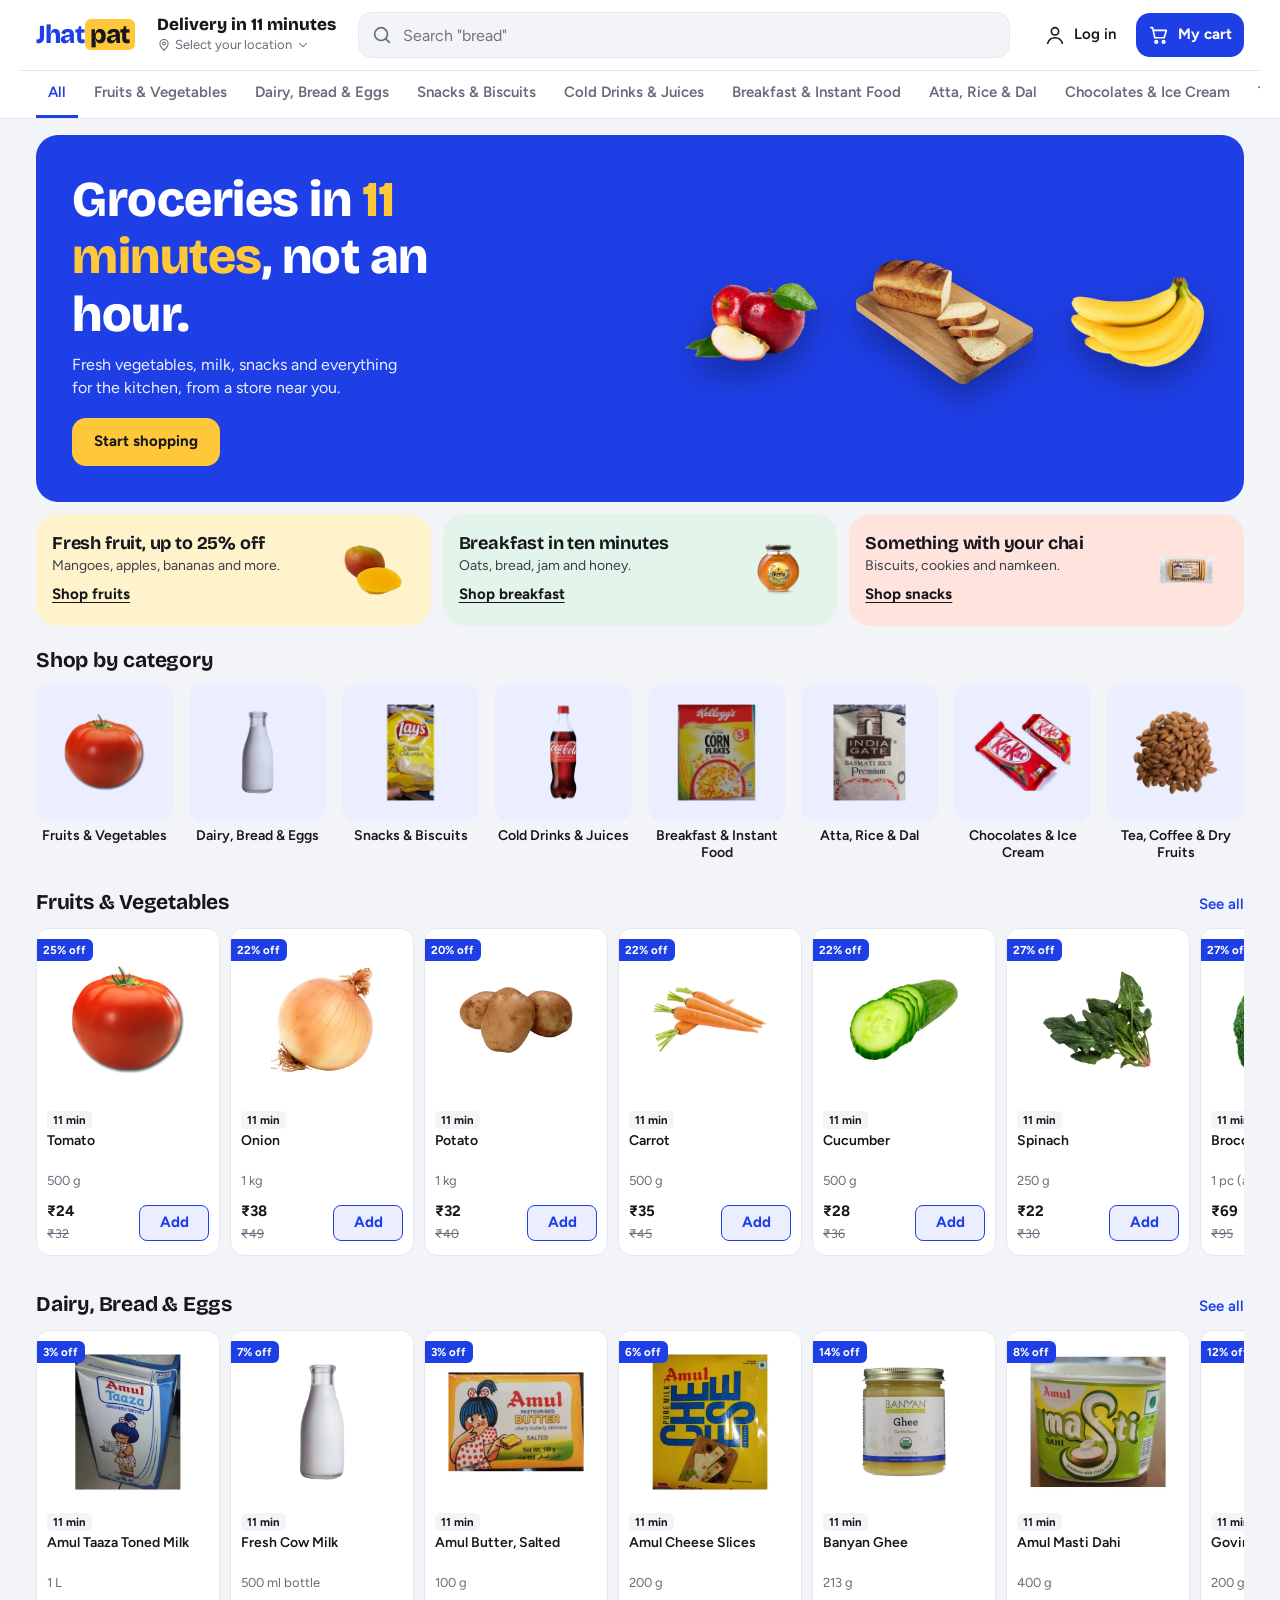
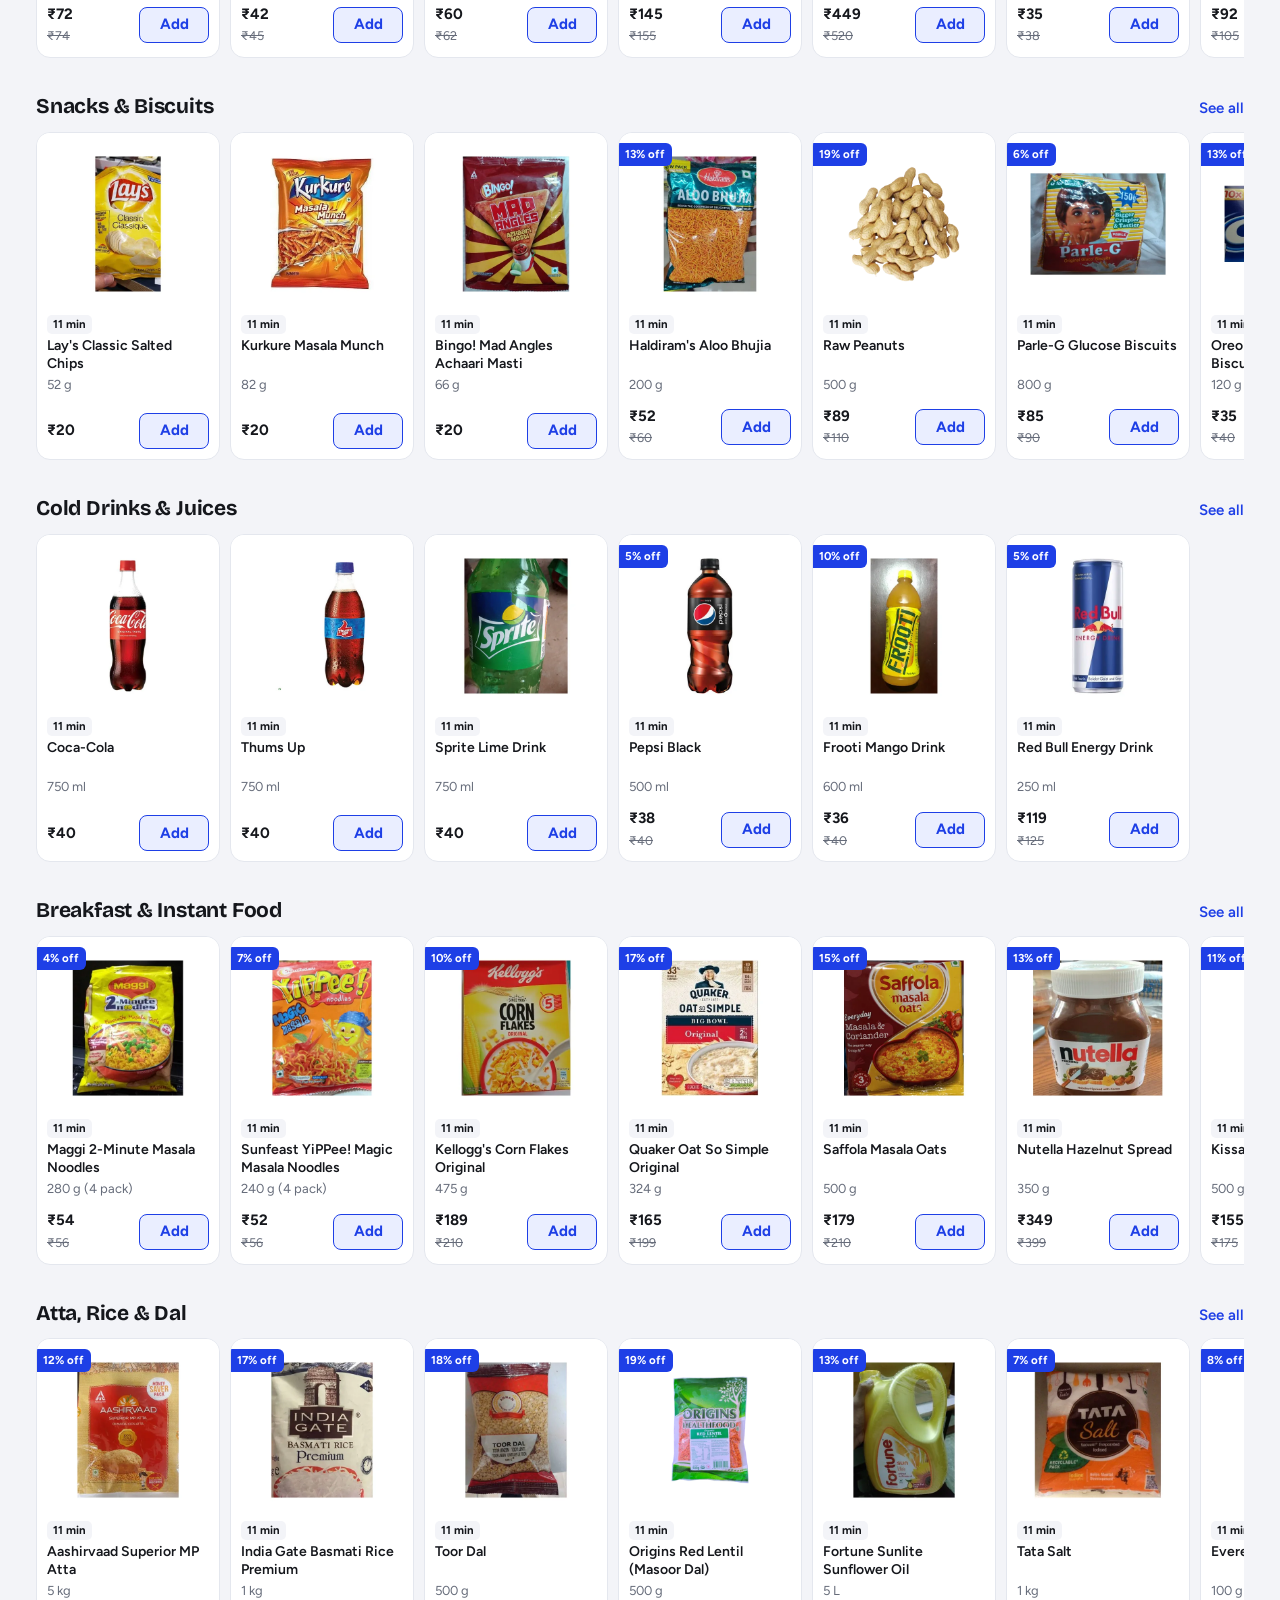
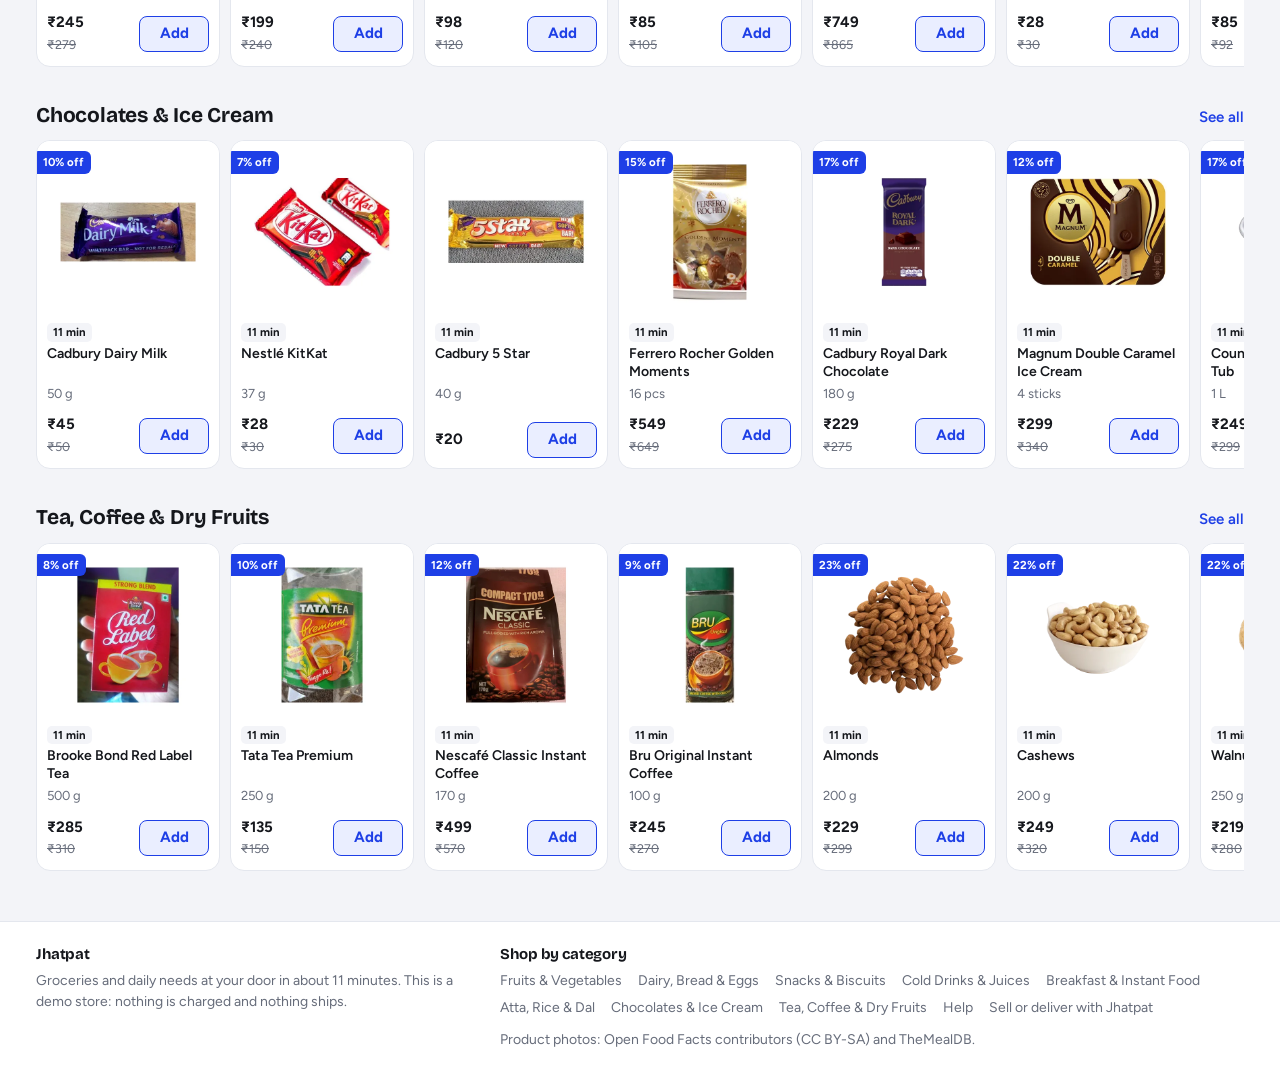
<file: index.html>
<!doctype html>
<html lang="en">
<head>
<meta charset="utf-8">
<meta name="viewport" content="width=device-width, initial-scale=1, viewport-fit=cover">
<meta name="theme-color" content="#1E3FE6">
<title>Jhatpat — groceries in minutes</title>
<meta name="description" content="Demo quick-commerce storefront: browse, add to cart, check out and track an order.">
<link rel="icon" href="data:image/svg+xml,%3Csvg xmlns=%27http://www.w3.org/2000/svg%27 viewBox=%270 0 32 32%27%3E%3Crect width=%2732%27 height=%2732%27 rx=%278%27 fill=%27%231E3FE6%27/%3E%3Ctext x=%2716%27 y=%2723%27 text-anchor=%27middle%27 font-family=%27sans-serif%27 font-weight=%27800%27 font-size=%2720%27 fill=%27%23FFC83A%27%3EJ%3C/text%3E%3C/svg%3E">
<link rel="preconnect" href="https://fonts.googleapis.com">
<link rel="preconnect" href="https://fonts.gstatic.com" crossorigin>
<link href="https://fonts.googleapis.com/css2?family=Bricolage+Grotesque:opsz,wght@12..96,600;12..96,800&family=Figtree:wght@400;500;600;700&display=swap" rel="stylesheet">
<link rel="stylesheet" href="styles.css">
</head>
<body>
<a class="skip" href="#app">Skip to content</a>
<header id="header"></header>
<main id="app" tabindex="-1"></main>
<footer id="footer"></footer>
<div id="cartbar"></div>
<nav id="bottomnav" aria-label="Main"></nav>
<div id="overlay" hidden></div>
<div id="toast" role="status" aria-live="polite"></div>
<script src="data.js"></script>
<script src="shared.js"></script>
<script src="app.js"></script>
</body>
</html>
</file>
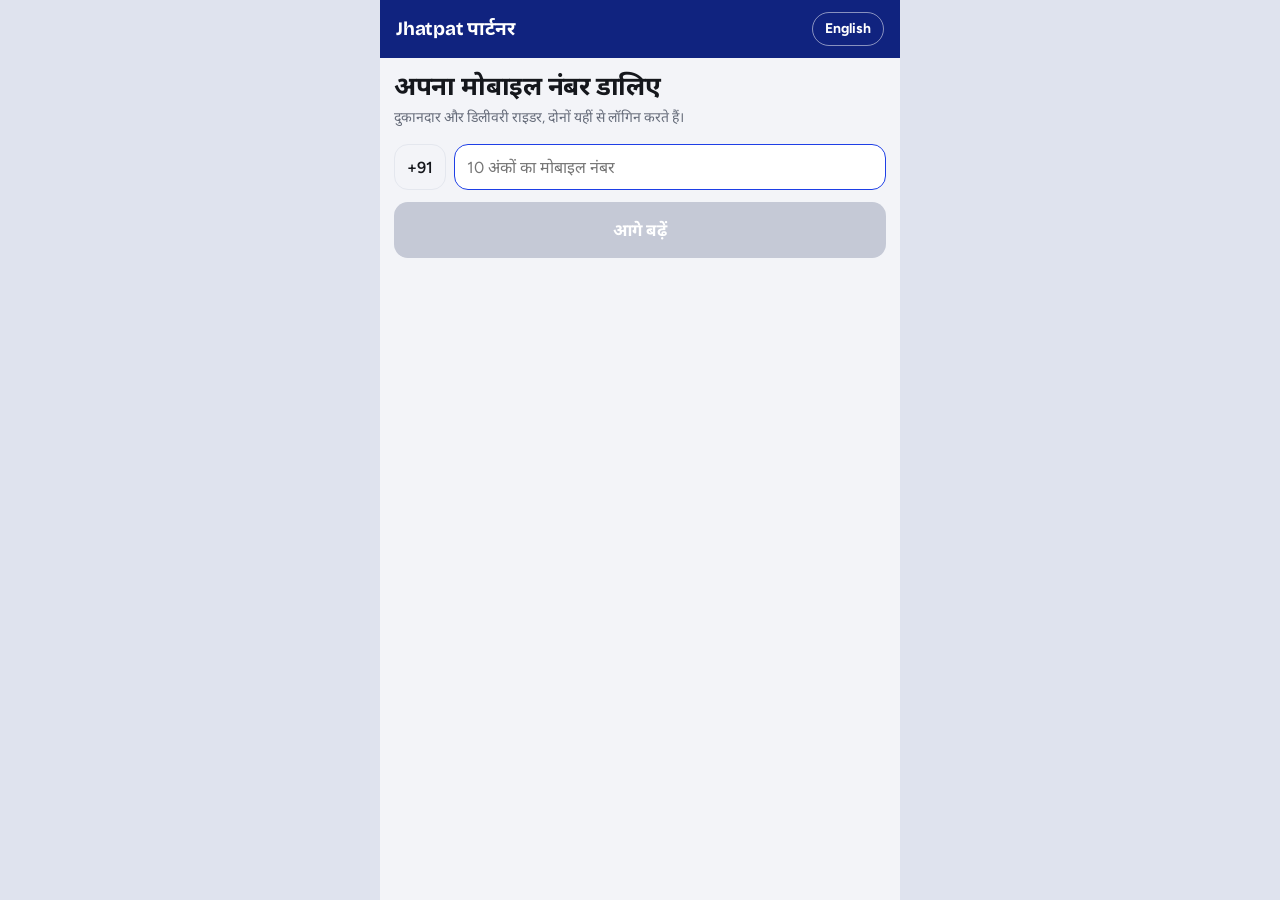
<file: partner/index.html>
<!doctype html>
<html lang="hi">
<head>
<meta charset="utf-8">
<meta name="viewport" content="width=device-width, initial-scale=1, viewport-fit=cover">
<meta name="theme-color" content="#10237F">
<title>Jhatpat Partner</title>
<meta name="description" content="Partner app for shop owners and delivery riders.">
<link rel="icon" href="data:image/svg+xml,%3Csvg xmlns=%27http://www.w3.org/2000/svg%27 viewBox=%270 0 32 32%27%3E%3Crect width=%2732%27 height=%2732%27 rx=%278%27 fill=%27%2310237F%27/%3E%3Ctext x=%2716%27 y=%2723%27 text-anchor=%27middle%27 font-family=%27sans-serif%27 font-weight=%27800%27 font-size=%2720%27 fill=%27%23FFC83A%27%3EP%3C/text%3E%3C/svg%3E">
<link rel="preconnect" href="https://fonts.googleapis.com">
<link rel="preconnect" href="https://fonts.gstatic.com" crossorigin>
<link href="https://fonts.googleapis.com/css2?family=Bricolage+Grotesque:opsz,wght@12..96,600;12..96,800&family=Figtree:wght@400;500;600;700&family=Noto+Sans+Devanagari:wght@400;600;700&display=swap" rel="stylesheet">
<link rel="stylesheet" href="../styles.css">
<link rel="stylesheet" href="partner.css">
</head>
<body>
<header id="top"></header>
<main id="app" tabindex="-1"></main>
<nav id="bottomnav" aria-label="Main"></nav>
<div id="overlay" hidden></div>
<div id="toast" role="status" aria-live="polite"></div>
<script src="../data.js"></script>
<script src="../shared.js"></script>
<script src="partner.js"></script>
</body>
</html>
</file>
<file: styles.css>
:root {
  --blue: #1E3FE6;
  --blue-deep: #10237F;
  --blue-soft: #EAEEFF;
  --haldi: #FFC83A;
  --ink: #15171C;
  --muted: #666C7A;
  --line: #E4E7EE;
  --bg: #F3F4F8;
  --card: #fff;
  --green: #0B7F46;
  --green-soft: #E3F5EA;
  --red: #C62828;
  --r-s: 8px;
  --r-m: 14px;
  --r-l: 22px;
  --wrap: 1240px;
  --display: "Bricolage Grotesque", "Figtree", system-ui, sans-serif;
  --body: "Figtree", system-ui, -apple-system, "Segoe UI", sans-serif;
  --nav-h: 60px;
}

* { box-sizing: border-box; }
html { -webkit-text-size-adjust: 100%; }
body {
  margin: 0;
  background: var(--bg);
  color: var(--ink);
  font: 400 15px/1.45 var(--body);
  padding-bottom: calc(var(--nav-h) + env(safe-area-inset-bottom));
}
body.locked { overflow: hidden; }
img { max-width: 100%; display: block; }
a { color: inherit; text-decoration: none; }
button, input, select { font: inherit; color: inherit; }
button { cursor: pointer; border: 0; background: none; padding: 0; }
h1, h2, h3, p { margin: 0; }
h1, h2, h3 { font-family: var(--display); letter-spacing: -0.01em; line-height: 1.15; }
:focus-visible { outline: 3px solid var(--haldi); outline-offset: 2px; border-radius: 4px; }
[hidden] { display: none !important; }
.wrap { max-width: var(--wrap); margin: 0 auto; padding: 0 16px; }
.skip { position: absolute; left: -999px; top: 0; background: var(--ink); color: #fff; padding: 8px 12px; z-index: 99; }
.skip:focus { left: 8px; top: 8px; }
.ico { width: 22px; height: 22px; flex: none; }

/* ---------- Header ---------- */
#header { position: sticky; top: 0; z-index: 30; background: var(--card); border-bottom: 1px solid var(--line); }
.head { display: grid; grid-template-columns: 1fr auto; grid-template-areas: "loc acts" "search search"; gap: 10px 12px; align-items: center; padding-top: 10px; padding-bottom: 10px; }
.logo { display: none; font: 800 26px/1 var(--display); color: var(--blue); letter-spacing: -0.03em; }
.logo i { font-style: normal; color: var(--ink); background: var(--haldi); border-radius: 6px; padding: 0 5px; margin-left: 1px; }
.loc { grid-area: loc; text-align: left; min-width: 0; }
.loc b { display: block; font: 800 17px/1.2 var(--display); }
.loc span { display: flex; align-items: center; gap: 4px; color: var(--muted); font-size: 13px; }
.loc span em { font-style: normal; overflow: hidden; text-overflow: ellipsis; white-space: nowrap; }
.loc .ico { width: 14px; height: 14px; }
.acts { grid-area: acts; display: flex; gap: 8px; align-items: center; }
.hbtn { display: flex; align-items: center; gap: 8px; min-height: 44px; padding: 0 12px; border-radius: var(--r-m); font-weight: 600; }
.hbtn:hover { background: var(--bg); }
.hbtn.cart { display: none; background: var(--blue); color: #fff; }
.hbtn.cart:hover { background: var(--blue-deep); }
.hbtn.cart small { display: block; font-size: 12px; font-weight: 500; opacity: .9; line-height: 1.1; }
.hbtn.cart b { display: block; line-height: 1.15; }
.hbtn .lbl { display: none; }
.search { grid-area: search; position: relative; }
.search form { display: flex; align-items: center; gap: 8px; background: var(--bg); border: 1px solid var(--line); border-radius: var(--r-m); padding: 0 12px; height: 46px; }
.search form:focus-within { border-color: var(--blue); background: #fff; }
.search input { flex: 1; min-width: 0; border: 0; background: none; outline: 0; height: 100%; font-size: 16px; }
.search .ico { color: var(--muted); }
.search .clear { color: var(--muted); padding: 6px; font-size: 18px; line-height: 1; }
.sugg { position: absolute; left: 0; right: 0; top: calc(100% + 6px); background: #fff; border: 1px solid var(--line); border-radius: var(--r-m); box-shadow: 0 14px 34px rgba(16, 35, 127, .16); overflow: hidden; z-index: 5; }
.sugg a { display: flex; gap: 12px; align-items: center; padding: 8px 12px; }
.sugg a:hover, .sugg a:focus { background: var(--blue-soft); }
.sugg img { width: 40px; height: 40px; object-fit: contain; }
.sugg small { color: var(--muted); display: block; }
.sugg .all { color: var(--blue); font-weight: 600; border-top: 1px solid var(--line); }

.tabs { display: flex; gap: 4px; overflow-x: auto; scrollbar-width: none; border-top: 1px solid var(--line); }
.tabs::-webkit-scrollbar { display: none; }
.tabs a { flex: none; padding: 11px 12px; font-weight: 600; color: var(--muted); border-bottom: 3px solid transparent; white-space: nowrap; }
.tabs a:hover { color: var(--ink); }
.tabs a.on { color: var(--blue); border-color: var(--blue); }

/* ---------- Sections ---------- */
#app { outline: 0; min-height: 60vh; }
.sec { padding: 22px 0 6px; }
.sec-head { display: flex; align-items: baseline; justify-content: space-between; gap: 12px; margin-bottom: 12px; }
.sec-head h2 { font-size: 21px; }
.sec-head a { color: var(--blue); font-weight: 600; white-space: nowrap; }
.sec-head a:hover { text-decoration: underline; }
.page-title { font-size: 24px; padding: 20px 0 4px; }
.sub { color: var(--muted); }

/* ---------- Hero ---------- */
.hero { margin-top: 16px; background: var(--blue); color: #fff; border-radius: var(--r-l); display: grid; overflow: hidden; position: relative; }
.hero-copy { padding: 26px 22px 22px; position: relative; z-index: 1; }
.hero h1 { font-size: clamp(30px, 5.2vw, 50px); font-weight: 800; max-width: 15ch; }
.hero h1 span { color: var(--haldi); }
.hero p { margin: 10px 0 18px; max-width: 34ch; opacity: .92; font-size: 16px; }
.hero-pics { display: flex; align-items: flex-end; justify-content: center; gap: 0; padding: 0 16px 0; }
.hero-pics img { width: 34%; max-width: 250px; aspect-ratio: 1; object-fit: contain; filter: drop-shadow(0 14px 16px rgba(0, 0, 0, .3)); margin: 0 -2%; }
.hero-pics img:nth-child(2) { width: 44%; max-width: 320px; z-index: 1; }
.btn { display: inline-flex; align-items: center; justify-content: center; gap: 8px; min-height: 48px; padding: 0 22px; border-radius: var(--r-m); font-weight: 700; background: var(--blue); color: #fff; }
.btn:hover { background: var(--blue-deep); }
.btn:disabled { background: #C5C9D6; cursor: not-allowed; }
.btn.haldi { background: var(--haldi); color: var(--ink); }
.btn.haldi:hover { background: #FFD660; }
.btn.ghost { background: #fff; color: var(--blue); border: 1.5px solid var(--blue); }
.btn.ghost:hover { background: var(--blue-soft); }
.btn.block { width: 100%; }
.btn.sm { min-height: 40px; padding: 0 14px; font-size: 14px; }

.offers { display: grid; grid-template-columns: repeat(auto-fit, minmax(230px, 1fr)); gap: 12px; margin-top: 12px; }
.offer { display: flex; align-items: center; gap: 12px; border-radius: var(--r-l); padding: 14px 16px; min-height: 108px; background: #FFF3CC; }
.offer:nth-child(2) { background: var(--green-soft); }
.offer:nth-child(3) { background: #FFE4DE; }
.offer:hover { box-shadow: inset 0 0 0 2px var(--ink); }
.offer h3 { font-size: 18px; }
.offer p { color: #3B3F4A; font-size: 14px; margin-top: 2px; }
.offer u { display: inline-block; margin-top: 8px; font-weight: 700; text-underline-offset: 3px; }
.offer img { width: 84px; height: 84px; object-fit: contain; margin-left: auto; flex: none; }

/* ---------- Category tiles ---------- */
.tiles { display: grid; grid-template-columns: repeat(4, 1fr); gap: 10px 8px; }
.tile { text-align: center; font-weight: 600; font-size: 13px; line-height: 1.25; }
.tile div { background: var(--blue-soft); border-radius: var(--r-m); aspect-ratio: 1; display: grid; place-items: center; margin-bottom: 6px; transition: transform .15s; }
.tile img { width: 84%; height: 84%; object-fit: contain; mix-blend-mode: multiply; }
.tile:hover div { transform: translateY(-3px); }

/* ---------- Product cards ---------- */
.grid { display: grid; grid-template-columns: repeat(2, 1fr); gap: 10px; }
.rail { display: grid; grid-auto-flow: column; grid-auto-columns: 152px; gap: 10px; overflow-x: auto; padding-bottom: 8px; scroll-snap-type: x proximity; scrollbar-width: thin; }
.rail > * { scroll-snap-align: start; }
.card { background: var(--card); border: 1px solid var(--line); border-radius: var(--r-m); display: flex; flex-direction: column; overflow: hidden; }
.card-img { position: relative; display: block; padding: 10px; background: #fff; }
.card-img img { width: 100%; aspect-ratio: 1; object-fit: contain; }
.off { position: absolute; left: 0; top: 10px; background: var(--blue); color: #fff; font-size: 11.5px; font-weight: 700; padding: 3px 7px 3px 6px; border-radius: 0 6px 6px 0; }
.card-body { padding: 0 10px 10px; display: flex; flex-direction: column; gap: 3px; flex: 1; }
.eta { align-self: flex-start; background: var(--bg); border-radius: 5px; padding: 1px 6px; font-size: 11.5px; font-weight: 700; }
.card-name { font-weight: 600; font-size: 14px; line-height: 1.3; display: -webkit-box; -webkit-line-clamp: 2; -webkit-box-orient: vertical; overflow: hidden; min-height: 2.6em; }
.card-name:hover { color: var(--blue); }
.unit { color: var(--muted); font-size: 13px; }
.card-foot { display: flex; align-items: center; justify-content: space-between; gap: 6px; margin-top: auto; padding-top: 8px; }
.price b { display: block; font-size: 15px; }
.price s { color: var(--muted); font-size: 12.5px; }
.add, .step { height: 36px; min-width: 70px; border-radius: var(--r-s); font-weight: 700; }
.add { border: 1.5px solid var(--blue); color: var(--blue); background: var(--blue-soft); padding: 0 14px; }
.add:hover { background: var(--blue); color: #fff; }
.step { display: inline-grid; grid-template-columns: 1fr auto 1fr; align-items: center; background: var(--blue); color: #fff; overflow: hidden; }
.step button { height: 100%; min-width: 26px; color: #fff; font-size: 18px; line-height: 1; }
.step button:hover { background: var(--blue-deep); }
.step span { min-width: 18px; text-align: center; font-size: 14px; }

/* ---------- Category page ---------- */
.cat { display: grid; grid-template-columns: 76px 1fr; gap: 0; align-items: start; background: var(--card); border-radius: var(--r-m); margin-top: 12px; border: 1px solid var(--line); }
.cat-rail { border-right: 1px solid var(--line); position: sticky; top: calc(var(--head-h, 170px) + 8px); max-height: calc(100vh - var(--head-h, 170px) - 90px); border-radius: var(--r-m) 0 0 var(--r-m); overflow-y: auto; scrollbar-width: none; }
.cat-rail a { display: flex; flex-direction: column; align-items: center; gap: 4px; padding: 10px 4px; text-align: center; font-size: 11.5px; line-height: 1.2; color: var(--muted); border-right: 4px solid transparent; }
.cat-rail a img { width: 46px; height: 46px; object-fit: contain; background: #fff; border-radius: 10px; padding: 4px; }
.cat-rail a.on { color: var(--ink); font-weight: 700; border-color: var(--blue); background: var(--blue-soft); }
.cat-main { padding: 12px 10px 16px; min-width: 0; }
.cat-bar { display: flex; align-items: center; justify-content: space-between; gap: 10px; margin-bottom: 10px; flex-wrap: wrap; }
.cat-bar h1 { font-size: 19px; }
.cat-bar select { height: 38px; border: 1px solid var(--line); border-radius: var(--r-s); padding: 0 8px; background: #fff; }
.crumbs { color: var(--muted); font-size: 13px; padding-top: 14px; }
.crumbs a:hover { color: var(--blue); text-decoration: underline; }

/* ---------- Product page ---------- */
.pdp { display: grid; gap: 16px; margin-top: 12px; }
.pdp-img { background: #fff; border: 1px solid var(--line); border-radius: var(--r-l); padding: 24px; display: grid; place-items: center; }
.pdp-img img { width: 100%; max-width: 420px; aspect-ratio: 1; object-fit: contain; }
.pdp-info { background: #fff; border: 1px solid var(--line); border-radius: var(--r-l); padding: 18px; }
.pdp-info h1 { font-size: 24px; margin: 6px 0 4px; }
.rating { display: inline-block; background: var(--green-soft); color: var(--green); font-weight: 700; font-size: 13px; padding: 2px 8px; border-radius: 6px; }
.pdp-price { display: flex; align-items: baseline; gap: 10px; flex-wrap: wrap; margin: 14px 0 4px; }
.pdp-price b { font: 800 30px/1 var(--display); }
.pdp-price s { color: var(--muted); }
.pdp-price em { font-style: normal; color: var(--green); font-weight: 700; }
.pdp-cta { margin-top: 16px; max-width: 320px; }
.pdp-cta .add, .pdp-cta .step { width: 100%; height: 50px; font-size: 16px; }
.pdp-cta .add { background: var(--blue); color: #fff; }
.pdp-cta .add:hover { background: var(--blue-deep); }
.perks { display: grid; grid-template-columns: 1fr 1fr; gap: 10px; margin-top: 18px; }
.perks div { background: var(--bg); border-radius: var(--r-m); padding: 12px; font-weight: 600; font-size: 14px; }
.perks small { display: block; font-weight: 400; color: var(--muted); }
.facts { width: 100%; border-collapse: collapse; margin-top: 10px; font-size: 14px; }
.facts th, .facts td { text-align: left; padding: 9px 0; border-top: 1px solid var(--line); vertical-align: top; }
.facts th { color: var(--muted); font-weight: 500; width: 38%; }
.pdp-info h2 { font-size: 18px; margin-top: 22px; }

/* ---------- Panels / checkout / orders ---------- */
.panel { background: #fff; border: 1px solid var(--line); border-radius: var(--r-l); padding: 16px; }
.panel + .panel { margin-top: 12px; }
.panel h2 { font-size: 18px; margin-bottom: 10px; }
.two { display: grid; gap: 12px; margin-top: 12px; align-items: start; }
.row { display: flex; justify-content: space-between; gap: 12px; padding: 5px 0; }
.row.total { border-top: 1px dashed var(--line); margin-top: 6px; padding-top: 10px; font-weight: 700; font-size: 17px; }
.row .free { color: var(--green); font-weight: 600; }
.save { background: var(--green-soft); color: var(--green); font-weight: 600; border-radius: var(--r-s); padding: 8px 12px; margin-bottom: 10px; }
.note { background: #FFF6D9; border-radius: var(--r-s); padding: 8px 12px; font-size: 14px; }
.opt { display: flex; gap: 12px; align-items: center; padding: 12px; border: 1.5px solid var(--line); border-radius: var(--r-m); margin-top: 8px; cursor: pointer; }
.opt:has(input:checked) { border-color: var(--blue); background: var(--blue-soft); }
.opt input { accent-color: var(--blue); width: 18px; height: 18px; }
.opt small { display: block; color: var(--muted); }
.line { display: grid; grid-template-columns: 52px 1fr auto; gap: 10px; align-items: center; padding: 8px 0; }
.line + .line { border-top: 1px solid var(--line); }
.line img { width: 52px; height: 52px; object-fit: contain; }
.line b { font-weight: 600; display: block; line-height: 1.25; font-size: 14px; }
.line small { color: var(--muted); }
.line .step { height: 32px; min-width: 76px; }
.line-end { text-align: right; }
.line-end strong { display: block; margin-top: 4px; font-size: 14px; }
.coupon { display: flex; gap: 8px; }
.field { width: 100%; height: 46px; border: 1.5px solid var(--line); border-radius: var(--r-m); padding: 0 12px; font-size: 16px; background: #fff; }
.field:focus { outline: 0; border-color: var(--blue); }
.err { color: var(--red); font-size: 14px; margin-top: 6px; }
.ok { color: var(--green); font-size: 14px; margin-top: 6px; font-weight: 600; }
.link { color: var(--blue); font-weight: 600; }
.link:hover { text-decoration: underline; }
.empty { text-align: center; padding: 44px 16px; }
.empty img { width: 120px; margin: 0 auto 12px; }
.empty h2 { font-size: 20px; }
.empty p { color: var(--muted); margin: 6px 0 16px; }
.chips { display: flex; flex-wrap: wrap; gap: 8px; justify-content: center; }
.chip { border: 1px solid var(--line); background: #fff; border-radius: 99px; padding: 7px 14px; font-weight: 600; }
.chip:hover { border-color: var(--blue); color: var(--blue); }
.order-card { display: flex; justify-content: space-between; gap: 12px; align-items: center; flex-wrap: wrap; }
.badge { display: inline-block; font-size: 12.5px; font-weight: 700; padding: 2px 8px; border-radius: 6px; background: var(--blue-soft); color: var(--blue); }
.badge.done { background: var(--green-soft); color: var(--green); }
.menu a, .menu button { display: flex; width: 100%; justify-content: space-between; align-items: center; padding: 14px 0; font-weight: 600; text-align: left; }
.menu > * + * { border-top: 1px solid var(--line); }

/* ---------- Tracking ---------- */
.track-top { background: var(--blue); color: #fff; border-radius: var(--r-l); padding: 18px; margin-top: 12px; }
.track-top h1 { font-size: 26px; }
.track-top p { opacity: .9; }
.map { margin-top: 14px; border-radius: var(--r-m); overflow: hidden; background: #DDE4F5; }
.map svg { display: block; width: 100%; height: auto; }
.map .rider { transition: transform 1s linear; }
.steps { list-style: none; margin: 0; padding: 0; }
.steps li { position: relative; padding: 0 0 18px 30px; color: var(--muted); }
.steps li:last-child { padding-bottom: 0; }
.steps li::before { content: ""; position: absolute; left: 4px; top: 4px; width: 12px; height: 12px; border-radius: 50%; background: var(--line); }
.steps li::after { content: ""; position: absolute; left: 9px; top: 18px; bottom: 0; width: 2px; background: var(--line); }
.steps li:last-child::after { display: none; }
.steps li.done, .steps li.now { color: var(--ink); font-weight: 600; }
.steps li.done::before { background: var(--green); }
.steps li.done::after { background: var(--green); }
.steps li.now::before { background: var(--blue); box-shadow: 0 0 0 5px var(--blue-soft); }
.rider-card { display: flex; align-items: center; gap: 12px; }
.avatar { width: 46px; height: 46px; border-radius: 50%; background: var(--haldi); display: grid; place-items: center; font: 800 18px var(--display); flex: none; }
.rider-card .btn { margin-left: auto; }

/* ---------- Overlay: modal + drawer ---------- */
#overlay { position: fixed; inset: 0; z-index: 60; background: rgba(21, 23, 28, .55); display: flex; align-items: flex-end; justify-content: center; }
.modal, .drawer { background: #fff; width: 100%; max-height: 92vh; overflow-y: auto; border-radius: var(--r-l) var(--r-l) 0 0; padding: 18px 16px calc(18px + env(safe-area-inset-bottom)); animation: up .22s ease-out; }
.drawer { padding: 0; display: flex; flex-direction: column; height: 92vh; background: var(--bg); }
.m-head { display: flex; justify-content: space-between; align-items: center; gap: 12px; margin-bottom: 14px; }
.m-head h2 { font-size: 21px; }
.x { width: 36px; height: 36px; border-radius: 50%; background: var(--bg); font-size: 20px; line-height: 1; flex: none; }
.x:hover { background: var(--line); }
.drawer .m-head { background: #fff; padding: 14px 16px; margin: 0; border-bottom: 1px solid var(--line); }
.d-body { flex: 1; overflow-y: auto; padding: 12px; }
.d-foot { background: #fff; border-top: 1px solid var(--line); padding: 12px 16px calc(12px + env(safe-area-inset-bottom)); }
.d-foot .btn { justify-content: space-between; }
.places { list-style: none; margin: 10px 0 0; padding: 0; max-height: 44vh; overflow-y: auto; }
.places button { display: flex; gap: 10px; align-items: center; width: 100%; text-align: left; padding: 12px 6px; border-top: 1px solid var(--line); }
.places button:hover { background: var(--blue-soft); }
.otp { letter-spacing: .5em; text-align: center; font-weight: 700; font-size: 22px; }
.phone { display: flex; gap: 8px; }
.phone span { display: grid; place-items: center; padding: 0 12px; border: 1.5px solid var(--line); border-radius: var(--r-m); font-weight: 600; background: var(--bg); }
.modal p { color: var(--muted); }
.modal form { display: grid; gap: 12px; margin-top: 12px; }
details { border-top: 1px solid var(--line); padding: 12px 0; }
summary { font-weight: 600; cursor: pointer; }
details p { margin-top: 8px; }
@keyframes up { from { transform: translateY(24px); opacity: 0; } }
@keyframes side { from { transform: translateX(40px); opacity: 0; } }

/* ---------- Toast, cart bar, bottom nav, footer ---------- */
#toast { position: fixed; left: 50%; bottom: calc(var(--nav-h) + 76px); transform: translate(-50%, 20px); background: var(--ink); color: #fff; padding: 10px 16px; border-radius: 99px; font-weight: 600; font-size: 14px; opacity: 0; pointer-events: none; transition: .2s; z-index: 80; max-width: calc(100vw - 32px); text-align: center; }
#toast.show { opacity: 1; transform: translate(-50%, 0); }
#cartbar { position: fixed; left: 12px; right: 12px; bottom: calc(var(--nav-h) + 10px + env(safe-area-inset-bottom)); z-index: 25; }
#cartbar button { width: 100%; display: flex; justify-content: space-between; align-items: center; background: var(--blue); color: #fff; border-radius: var(--r-m); padding: 12px 16px; font-weight: 700; box-shadow: 0 10px 24px rgba(16, 35, 127, .35); }
#cartbar span { text-align: left; }
#cartbar small { display: block; font-weight: 500; opacity: .9; }
#bottomnav { position: fixed; left: 0; right: 0; bottom: 0; z-index: 26; background: #fff; border-top: 1px solid var(--line); display: grid; grid-template-columns: repeat(4, 1fr); height: calc(var(--nav-h) + env(safe-area-inset-bottom)); padding-bottom: env(safe-area-inset-bottom); }
#bottomnav a { display: flex; flex-direction: column; align-items: center; justify-content: center; gap: 2px; font-size: 12px; font-weight: 600; color: var(--muted); }
#bottomnav a.on { color: var(--blue); }
#footer { margin-top: 36px; background: #fff; border-top: 1px solid var(--line); padding: 24px 0 28px; color: var(--muted); font-size: 14px; }
.foot { display: grid; gap: 18px; }
.foot h3 { color: var(--ink); font-size: 15px; margin-bottom: 8px; }
.foot-links { display: flex; flex-wrap: wrap; gap: 6px 16px; }
.foot-links a:hover, .foot-links button:hover { color: var(--blue); text-decoration: underline; }
body.has-cart #footer { padding-bottom: 96px; }

/* ---------- Tablet ---------- */
@media (min-width: 560px) {
  .grid { grid-template-columns: repeat(3, 1fr); }
  .tiles { grid-template-columns: repeat(5, 1fr); }
  .rail { grid-auto-columns: 168px; }
}
@media (min-width: 800px) {
  .grid { grid-template-columns: repeat(4, 1fr); gap: 12px; }
  .tiles { grid-template-columns: repeat(8, 1fr); }
  .hero { grid-template-columns: 1.1fr 1fr; align-items: center; }
  .hero-copy { padding: 36px; }
  .hero-pics { padding: 16px 24px 8px 0; align-self: center; align-items: center; }
  .pdp { grid-template-columns: 1fr 1fr; align-items: start; }
  .pdp-img { position: sticky; top: calc(var(--head-h, 120px) + 12px); }
  .two { grid-template-columns: 1.4fr 1fr; }
  .cat { grid-template-columns: 200px 1fr; }
  .cat-rail a { flex-direction: row; text-align: left; font-size: 14px; padding: 10px 12px; gap: 10px; }
  .cat-main { padding: 16px; }
  #overlay { align-items: center; }
  .modal { max-width: 440px; border-radius: var(--r-l); padding: 22px; }
  #overlay.side { justify-content: flex-end; align-items: stretch; }
  .drawer { max-width: 420px; height: 100vh; max-height: none; border-radius: 0; animation-name: side; }
}

/* ---------- Desktop ---------- */
@media (min-width: 1000px) {
  body { padding-bottom: 0; }
  #bottomnav, #cartbar { display: none; }
  body.has-cart #footer { padding-bottom: 28px; }
  #toast { bottom: 32px; }
  .head { grid-template-columns: auto auto 1fr auto; grid-template-areas: "logo loc search acts"; gap: 22px; padding-top: 12px; padding-bottom: 12px; }
  .logo { display: block; grid-area: logo; }
  .loc { max-width: 240px; }
  .hbtn.cart { display: flex; }
  .hbtn .lbl { display: inline; }
  .grid { grid-template-columns: repeat(5, 1fr); }
  .home-grid, .cat-main .grid { grid-template-columns: repeat(5, 1fr); }
  .tiles { grid-template-columns: repeat(8, 1fr); gap: 16px; }
  .tile { font-size: 14px; }
  .rail { grid-auto-columns: 184px; }
  .foot { grid-template-columns: 1.2fr 2fr; }
}
@media (min-width: 1200px) {
  .wrap > .grid { grid-template-columns: repeat(6, 1fr); }
}
@media (prefers-reduced-motion: reduce) {
  * { animation: none !important; transition: none !important; }
}
.d-foot .btn span { text-align: left; }

/* ---------- Shop-driven stock, address, delivery code ---------- */
.add:disabled { border-color: var(--line); background: var(--bg); color: var(--muted); cursor: not-allowed; padding: 0 8px; font-size: 13px; }
.svc { margin-top: 14px; }
.addr { display: grid; gap: 8px; margin: 10px 0; }
.code { font: 800 34px/1.1 var(--display); letter-spacing: .18em; color: var(--blue); margin: 2px 0 4px; }
.badge.bad { background: #FDE7E7; color: var(--red); }
</file>
<file: partner/partner.css>
/* Partner app: phone-first single column. Builds on ../styles.css (buttons, fields, panels, overlay, toast). */
:root { --display: "Bricolage Grotesque", "Noto Sans Devanagari", system-ui, sans-serif; --body: "Figtree", "Noto Sans Devanagari", system-ui, sans-serif; --amber: #8A5A00; --amber-soft: #FFF1CC; }
html { background: #DFE3EE; }
body { max-width: 520px; margin: 0 auto; min-height: 100vh; padding-bottom: calc(var(--nav-h) + 16px + env(safe-area-inset-bottom)) !important; font-size: 16px; }
body.bare { padding-bottom: 24px !important; }
#top { position: sticky; top: 0; z-index: 30; background: var(--blue-deep); color: #fff; padding: 12px 16px; display: flex; align-items: center; justify-content: space-between; gap: 12px; }
#top h1 { font-size: 19px; }
#top p { font-size: 13px; opacity: .85; }
#top .lang { border: 1.5px solid rgba(255, 255, 255, .5); border-radius: 99px; padding: 6px 12px; font-weight: 700; font-size: 14px; color: #fff; }
#app { padding: 14px 14px 0; min-height: 0; }
#bottomnav { display: grid !important; grid-template-columns: none; grid-auto-flow: column; grid-auto-columns: 1fr; max-width: 520px; margin: 0 auto; }
#bottomnav button { display: flex; flex-direction: column; align-items: center; justify-content: center; gap: 2px; font-size: 12.5px; font-weight: 600; color: var(--muted); position: relative; }
#bottomnav button.on { color: var(--blue); }
#bottomnav .dot { position: absolute; top: 6px; left: 50%; margin-left: 8px; min-width: 18px; height: 18px; border-radius: 9px; background: var(--red); color: #fff; font-size: 11px; display: grid; place-items: center; padding: 0 4px; }
#toast { bottom: calc(var(--nav-h) + 24px) !important; }
body.bare #bottomnav { display: none !important; }

h2.sec-t { font-size: 17px; margin: 18px 0 8px; display: flex; align-items: center; gap: 8px; }
h2.sec-t:first-child { margin-top: 0; }
.count { background: var(--ink); color: #fff; border-radius: 99px; font: 700 12px var(--body); padding: 1px 8px; }
.lead { font-size: 26px; margin-bottom: 6px; }
.stack { display: grid; gap: 12px; }
.panel { padding: 14px; border-radius: var(--r-m); }
.panel.new { border: 2px solid var(--blue); }
.panel.warn { border-color: #E9B949; background: var(--amber-soft); }
.o-head { display: flex; justify-content: space-between; align-items: baseline; gap: 8px; }
.o-head b { font: 800 18px var(--display); }
.o-meta { color: var(--muted); font-size: 14px; margin: 2px 0 8px; }
.pill { display: inline-block; font-size: 12.5px; font-weight: 700; padding: 2px 9px; border-radius: 99px; background: var(--blue-soft); color: var(--blue); white-space: nowrap; }
.pill.green { background: var(--green-soft); color: var(--green); }
.pill.amber { background: var(--amber-soft); color: var(--amber); }
.pill.red { background: #FDE7E7; color: var(--red); }
.btns { display: grid; grid-template-columns: 1fr 1fr; gap: 8px; margin-top: 12px; }
.btns.one { grid-template-columns: 1fr; }
.btn.red { background: #fff; color: var(--red); border: 1.5px solid var(--red); }
.btn.red:hover { background: #FDE7E7; }
.btn.green { background: var(--green); }
.btn.green:hover { background: #086338; }
.btn.big { min-height: 56px; font-size: 17px; }
.warnline { color: var(--amber); font-weight: 600; font-size: 14px; margin-top: 8px; }

/* item rows: order contents and checklists */
.it { display: grid; grid-template-columns: auto 44px 1fr auto; gap: 10px; align-items: center; padding: 8px 0; border-top: 1px solid var(--line); }
.it.plain { grid-template-columns: 44px 1fr auto; }
.it img { width: 44px; height: 44px; object-fit: contain; }
.it b { display: block; font-weight: 600; font-size: 15px; line-height: 1.25; }
.it small { color: var(--muted); }
.it .q { font: 800 17px var(--display); }
.it input[type=checkbox] { width: 26px; height: 26px; accent-color: var(--green); }
label.it { cursor: pointer; }

/* stock rows */
.srow { display: grid; grid-template-columns: 52px 1fr auto; gap: 10px; align-items: center; padding: 10px 0; border-top: 1px solid var(--line); }
.srow:first-child { border-top: 0; }
.srow img { width: 52px; height: 52px; object-fit: contain; }
.srow b { display: block; font-weight: 600; line-height: 1.25; }
.srow small { color: var(--muted); display: block; }
.srow.off img, .srow.off .s-info { opacity: .45; }
.s-ctl { display: grid; gap: 6px; justify-items: end; }
.s-ctl .step { height: 34px; min-width: 96px; }
.s-ctl .step span { min-width: 26px; }
.edit { color: var(--blue); font-weight: 700; font-size: 14px; padding: 4px 0; }
.srow small.low { color: var(--red); font-weight: 700; }
.stack > .panel + .panel { margin-top: 0; }
.switch { position: relative; width: 50px; height: 28px; border-radius: 99px; background: #B9BECC; flex: none; transition: background .15s; }
.switch::after { content: ""; position: absolute; top: 3px; left: 3px; width: 22px; height: 22px; border-radius: 50%; background: #fff; transition: transform .15s; }
.switch[aria-checked=true] { background: var(--green); }
.switch[aria-checked=true]::after { transform: translateX(22px); }
.toggle-row { display: flex; align-items: center; justify-content: space-between; gap: 12px; padding: 4px 0; }
.toggle-row b { display: block; }
.toggle-row small { color: var(--muted); }
.chips { justify-content: flex-start; margin: 10px 0; flex-wrap: nowrap; overflow-x: auto; scrollbar-width: none; }
.chips::-webkit-scrollbar { display: none; }
.chip { flex: none; font-size: 14px; }
.chip.on { background: var(--ink); color: #fff; border-color: var(--ink); }
.chipwrap { display: flex; flex-wrap: wrap; gap: 8px; }
.chk { display: inline-flex; align-items: center; gap: 6px; border: 1.5px solid var(--line); border-radius: 99px; padding: 7px 12px; font-size: 14px; font-weight: 600; cursor: pointer; }
.chk:has(input:checked) { border-color: var(--blue); background: var(--blue-soft); color: var(--blue); }
.chk input { position: absolute; opacity: 0; pointer-events: none; }
.chk:has(input:focus-visible) { outline: 3px solid var(--haldi); }
form.stack label > span { display: block; font-weight: 600; font-size: 14px; margin-bottom: 4px; }
.hint { color: var(--muted); font-size: 14px; }
.photo { width: 120px; height: 120px; border-radius: var(--r-m); object-fit: cover; border: 1px solid var(--line); }

/* rider */
.dest { background: var(--bg); border-radius: var(--r-m); padding: 12px; margin-top: 8px; }
.dest b { display: block; font-size: 17px; }
.cash { text-align: center; border-radius: var(--r-m); padding: 14px; margin-top: 12px; background: var(--amber-soft); color: var(--amber); font-weight: 700; }
.cash strong { display: block; font: 800 34px/1.1 var(--display); color: var(--ink); }
.cash.paid { background: var(--green-soft); color: var(--green); }
.stat { display: grid; grid-template-columns: 1fr 1fr; gap: 10px; }
.stat div { background: #fff; border: 1px solid var(--line); border-radius: var(--r-m); padding: 14px; }
.stat strong { display: block; font: 800 28px/1.1 var(--display); }
.stat span { color: var(--muted); font-size: 14px; }
.role { display: flex; gap: 14px; align-items: center; width: 100%; text-align: left; background: #fff; border: 1.5px solid var(--line); border-radius: var(--r-l); padding: 16px; }
.role:hover { border-color: var(--blue); }
.role .emoji { font-size: 34px; }
.role b { display: block; font: 800 19px var(--display); }
.role small { color: var(--muted); }
.stepno { display: inline-grid; place-items: center; width: 28px; height: 28px; border-radius: 50%; background: var(--ink); color: #fff; font-weight: 700; font-size: 14px; flex: none; }
.keep { text-align: center; color: var(--muted); font-size: 13px; margin: 16px 0 0; }
</file>
